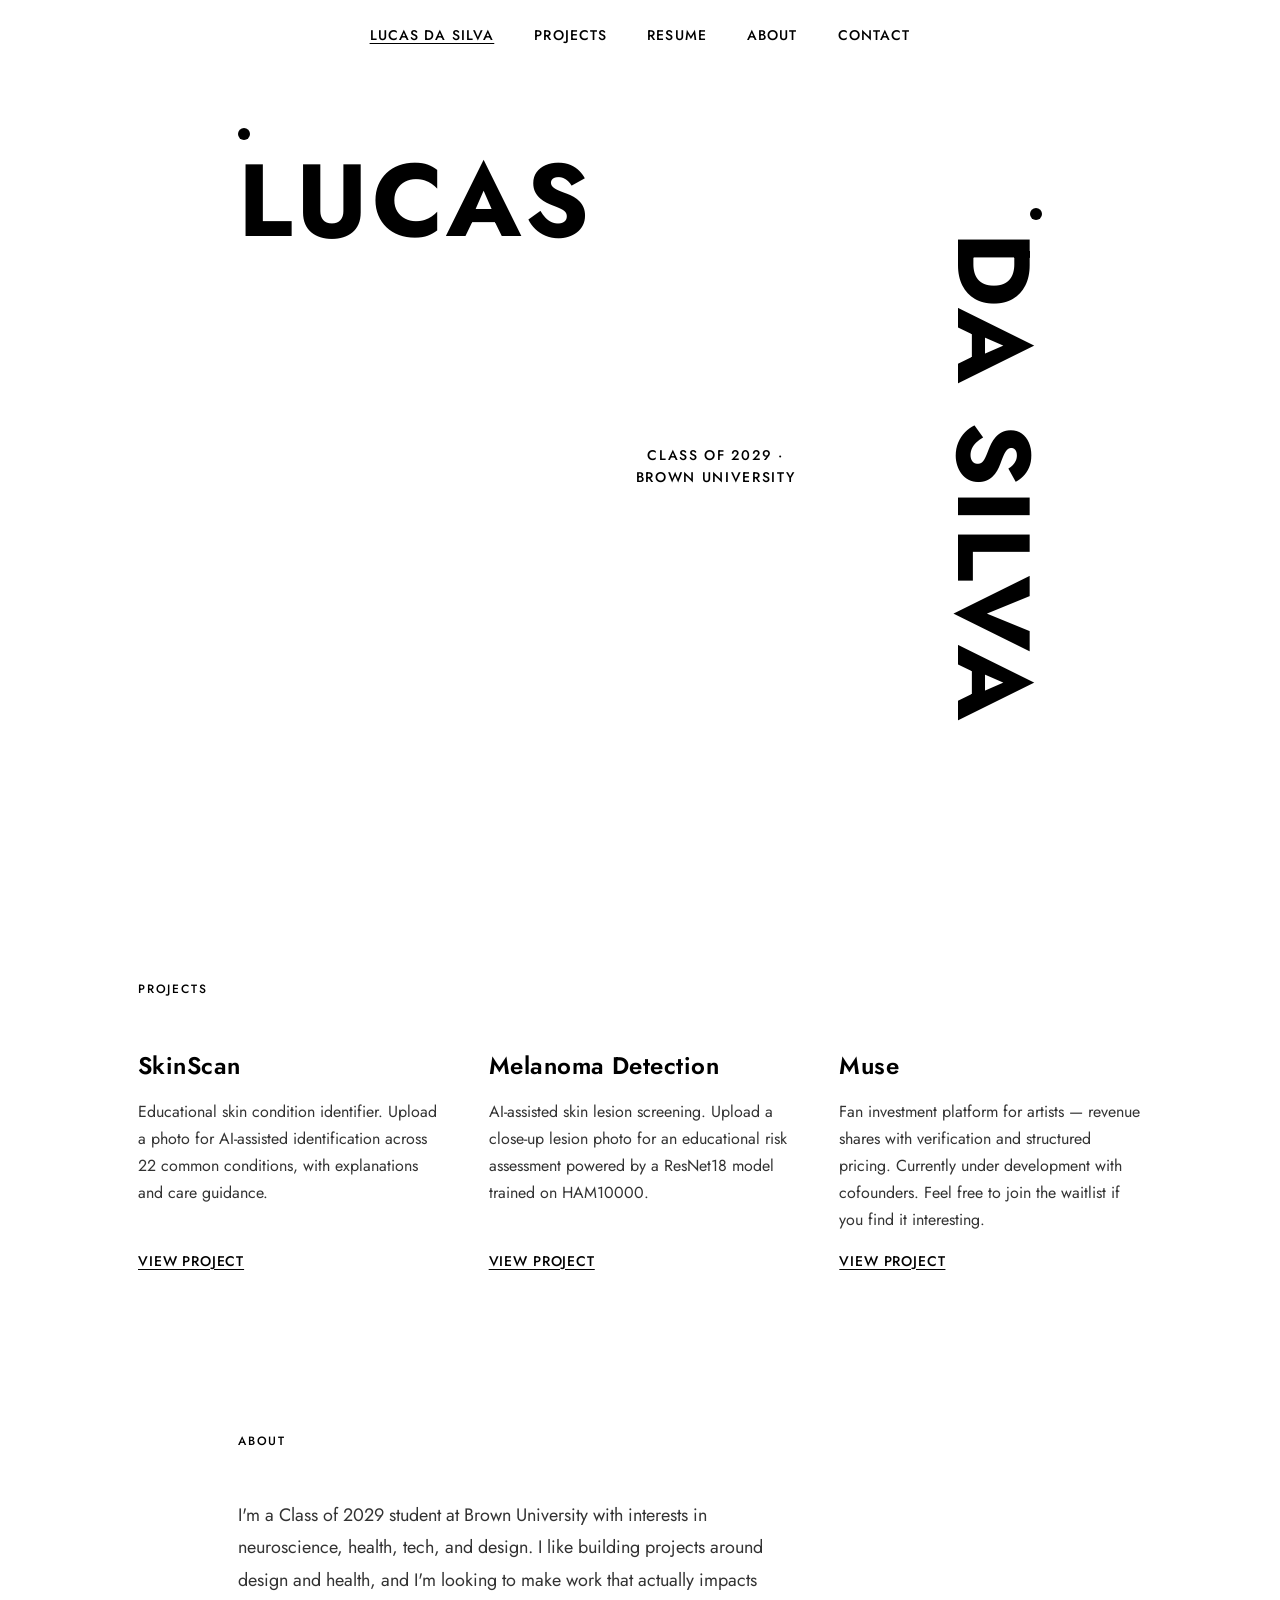
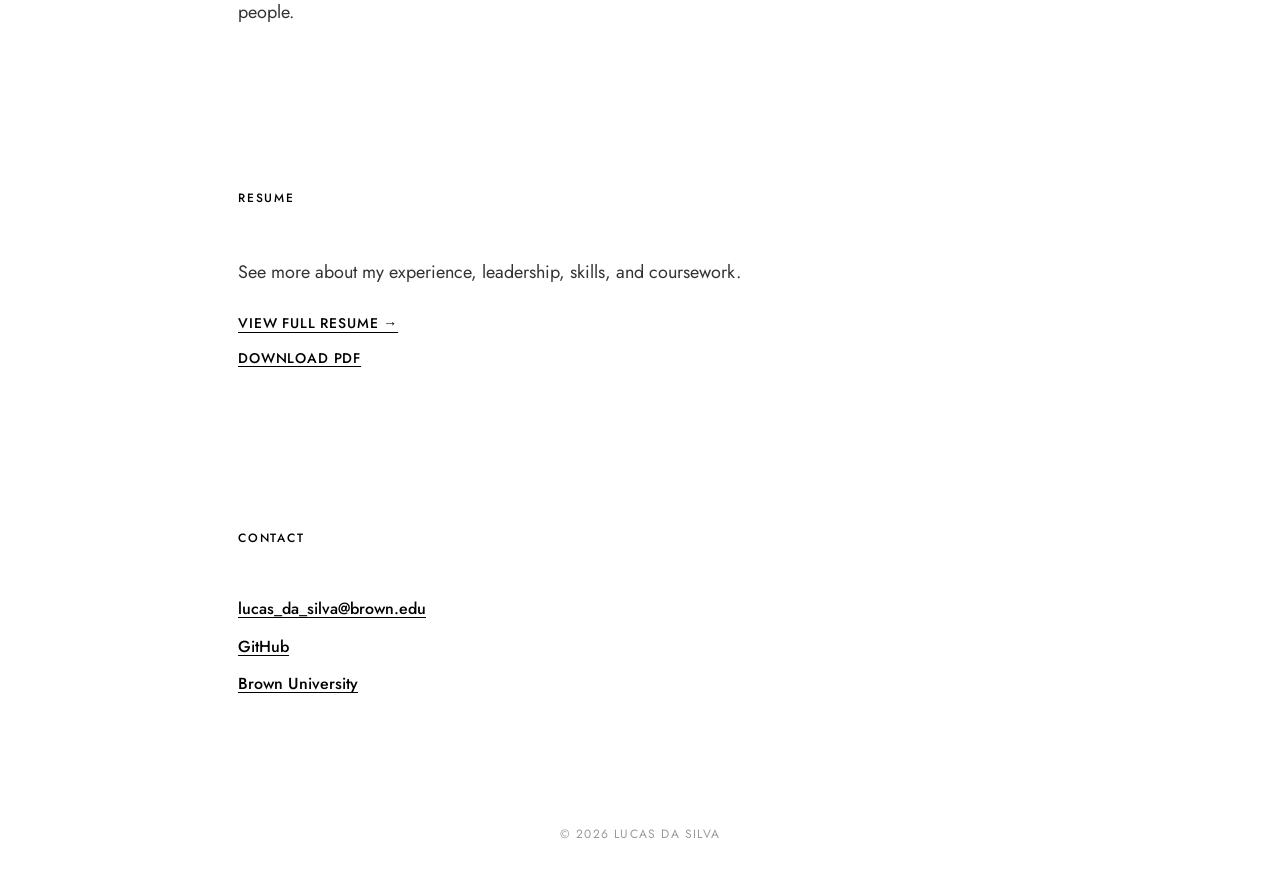
<file: index.html>
<!DOCTYPE html>
<html lang="en">
<head>
  <meta charset="UTF-8">
  <meta name="viewport" content="width=device-width, initial-scale=1.0">
  <title>Lucas da Silva</title>
  <link rel="preconnect" href="https://fonts.googleapis.com">
  <link rel="preconnect" href="https://fonts.gstatic.com" crossorigin>
  <link href="https://fonts.googleapis.com/css2?family=Jost:wght@400;500;600;700&display=swap" rel="stylesheet">
  <link rel="stylesheet" href="css/style.css">
</head>
<body>
  <header class="site-header">
    <nav class="nav">
      <a href="index.html" class="nav-link nav-link--active">Lucas da Silva</a>
      <a href="#projects" class="nav-link">Projects</a>
      <a href="#resume" class="nav-link">Resume</a>
      <a href="#about" class="nav-link">About</a>
      <a href="#contact" class="nav-link">Contact</a>
    </nav>
  </header>

  <main>
    <section class="hero" aria-label="Introduction">
      <div class="hero-name hero-name--left">
        <span class="hero-dot" aria-hidden="true"></span>
        <h1 class="hero-text">Lucas</h1>
      </div>

      <div class="hero-center">
        <p class="hero-tagline">Class of 2029 · Brown University</p>
      </div>

      <div class="hero-name hero-name--right">
        <span class="hero-dot" aria-hidden="true"></span>
        <h1 class="hero-text hero-text--vertical">da Silva</h1>
      </div>
    </section>

    <section id="projects" class="projects">
      <h2 class="section-label">Projects</h2>

      <div class="projects-grid">
        <article class="project">
          <h3 class="project-title">SkinScan</h3>
          <p class="project-desc">
            Educational skin condition identifier. Upload a photo for AI-assisted
            identification across 22 common conditions, with explanations and care guidance.
          </p>
          <a href="https://lucasdasilva8.github.io/skin-condition-detector/" class="project-link" target="_blank" rel="noopener noreferrer">View project</a>
        </article>

        <article class="project">
          <h3 class="project-title">Melanoma Detection</h3>
          <p class="project-desc">
            AI-assisted skin lesion screening. Upload a close-up lesion photo for an
            educational risk assessment powered by a ResNet18 model trained on HAM10000.
          </p>
          <a href="https://lucasdasilva8.github.io/melanoma-detector/" class="project-link" target="_blank" rel="noopener noreferrer">View project</a>
        </article>

        <article class="project">
          <h3 class="project-title">Muse</h3>
          <p class="project-desc">
            Fan investment platform for artists — revenue shares with verification and
            structured pricing. Currently under development with cofounders.
            Feel free to join the waitlist if you find it interesting.
          </p>
          <a href="https://lucasdasilva8.github.io/Muse/" class="project-link" target="_blank" rel="noopener noreferrer">View project</a>
        </article>
      </div>
    </section>

    <section id="about" class="about">
      <h2 class="section-label">About</h2>
      <p class="about-text">
        I'm a Class of 2029 student at Brown University with interests in neuroscience,
        health, tech, and design. I like building projects around design and health,
        and I'm looking to make work that actually impacts people.
      </p>
    </section>

    <section id="resume" class="resume-teaser">
      <h2 class="section-label">Resume</h2>
      <p class="about-text">
        See more about my experience, leadership, skills, and coursework.
      </p>
      <p class="resume-teaser-links">
        <a class="resume-cta" href="resume.html">View full resume →</a>
      </p>
      <p class="resume-teaser-links resume-teaser-links--secondary">
        <a href="assets/Lucas-Da-Silva-Resume.pdf" download>Download PDF</a>
      </p>
    </section>

    <section id="contact" class="contact">
      <h2 class="section-label">Contact</h2>
      <ul class="contact-list">
        <li><a href="mailto:lucas_da_silva@brown.edu">lucas_da_silva@brown.edu</a></li>
        <li><a href="https://github.com/lucasdasilva8" target="_blank" rel="noopener noreferrer">GitHub</a></li>
        <li><a href="https://www.brown.edu/" target="_blank" rel="noopener noreferrer">Brown University</a></li>
      </ul>
    </section>
  </main>

  <footer class="site-footer">
    <p>&copy; 2026 Lucas da Silva</p>
  </footer>
</body>
</html>
</file>
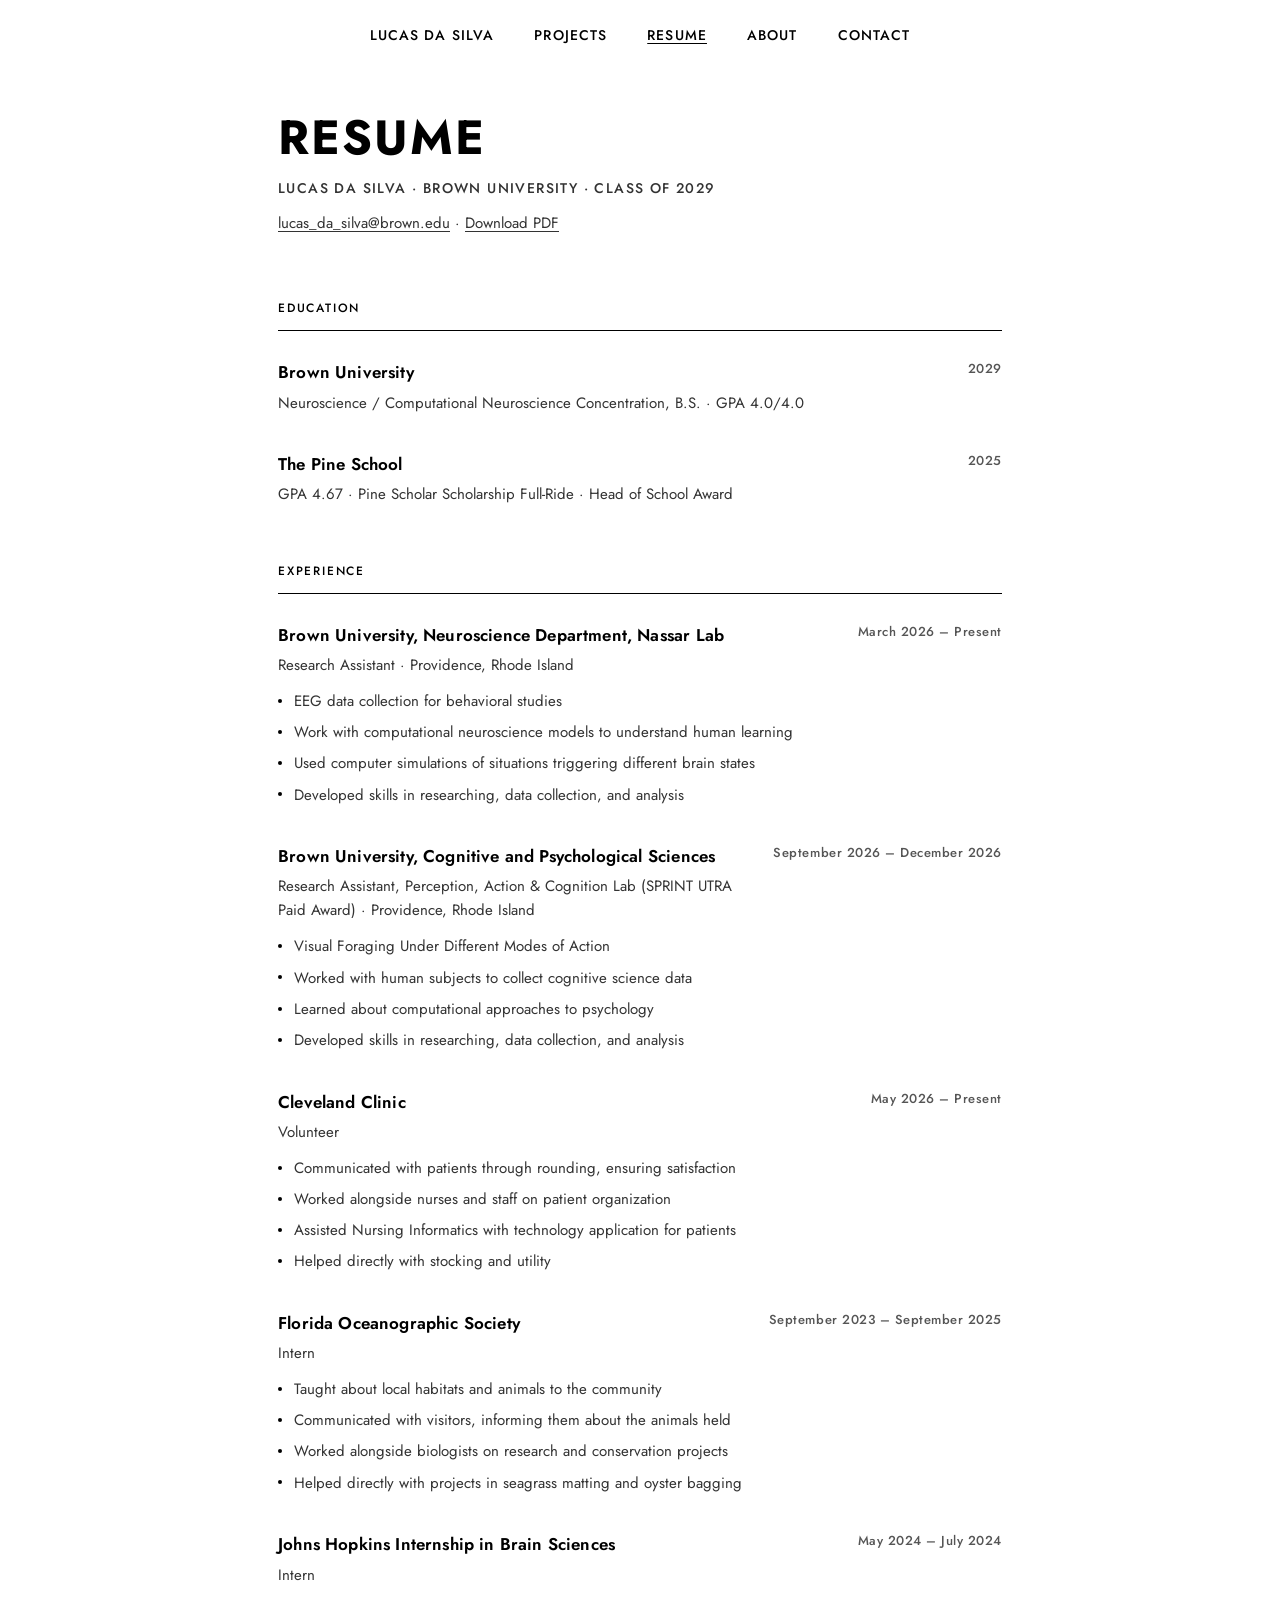
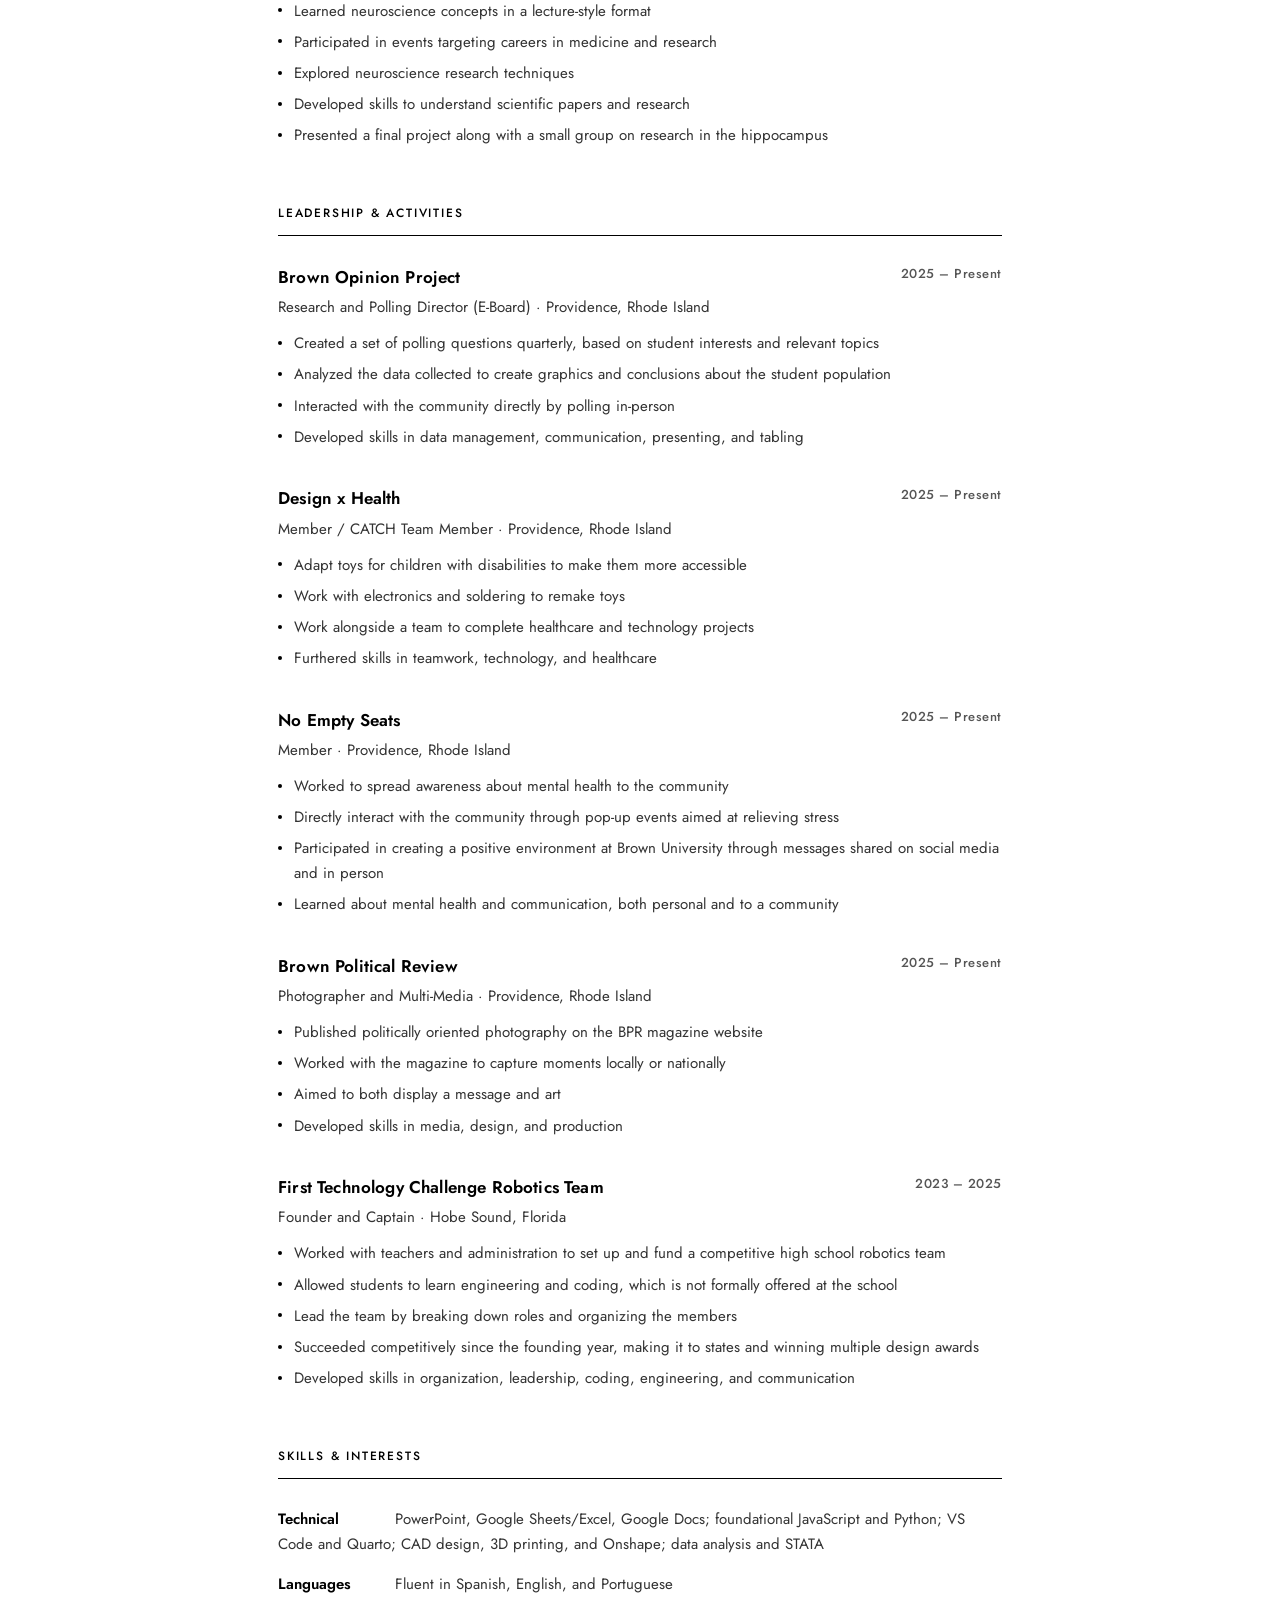
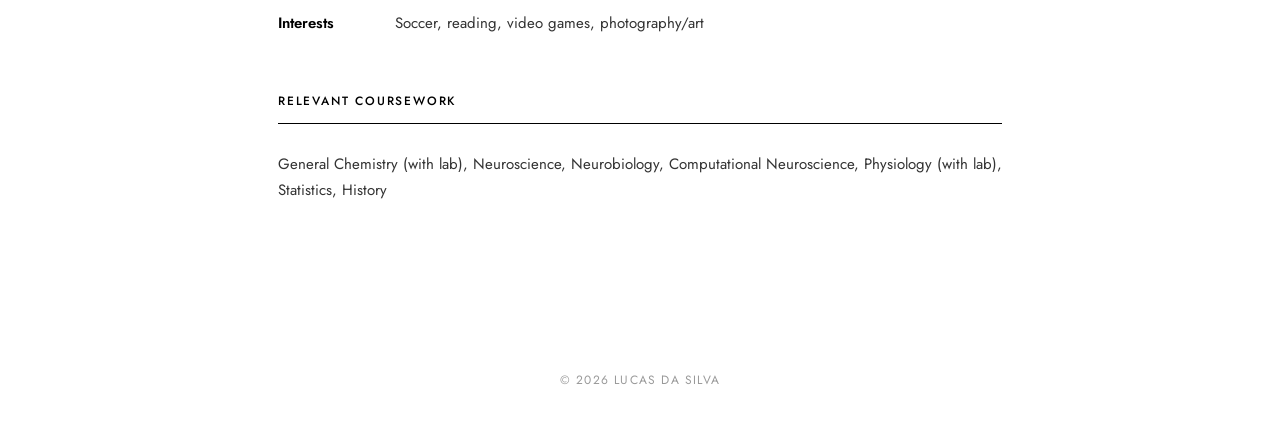
<file: cv.html>
<!DOCTYPE html>
<html lang="en">
<head>
  <meta charset="UTF-8">
  <meta http-equiv="refresh" content="0; url=resume.html">
  <link rel="canonical" href="resume.html">
  <title>Redirecting…</title>
  <script>window.location.replace("resume.html");</script>
</head>
<body>
  <p><a href="resume.html">Continue to resume</a></p>
</body>
</html>
</file>
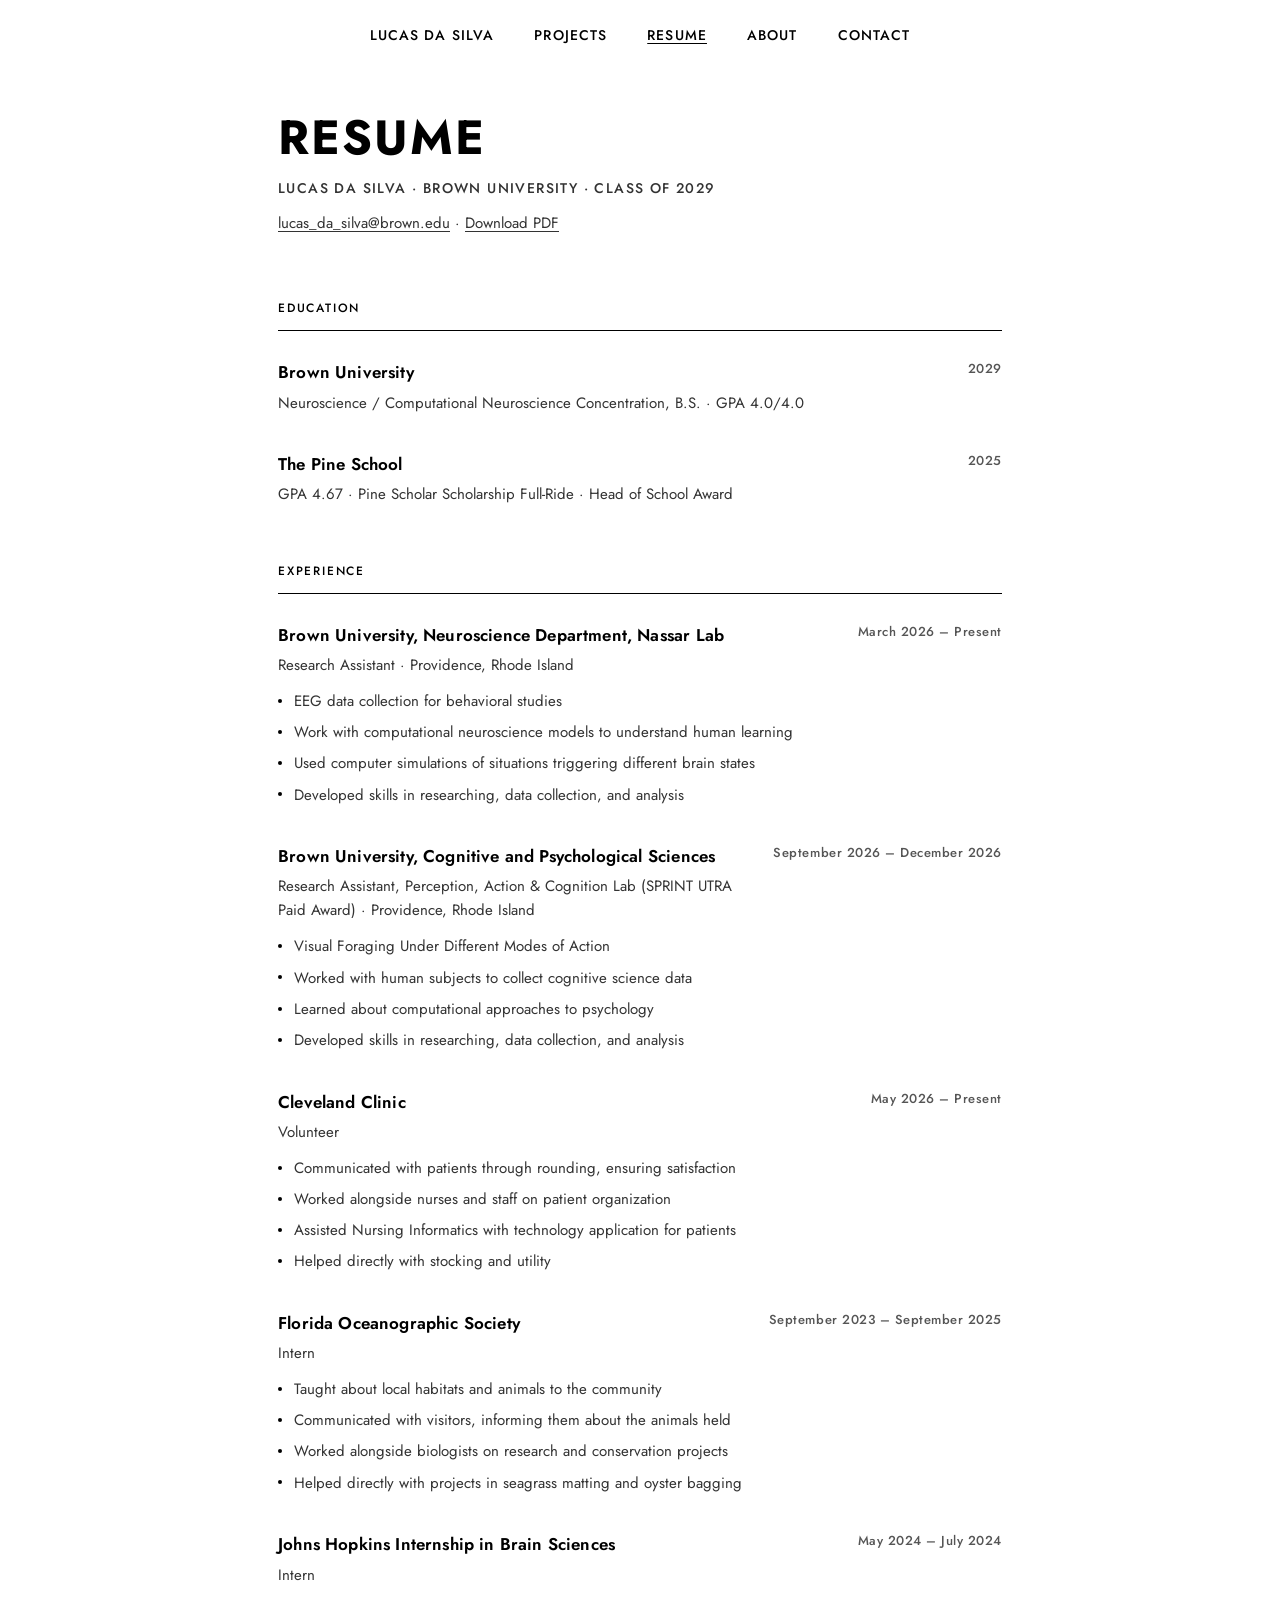
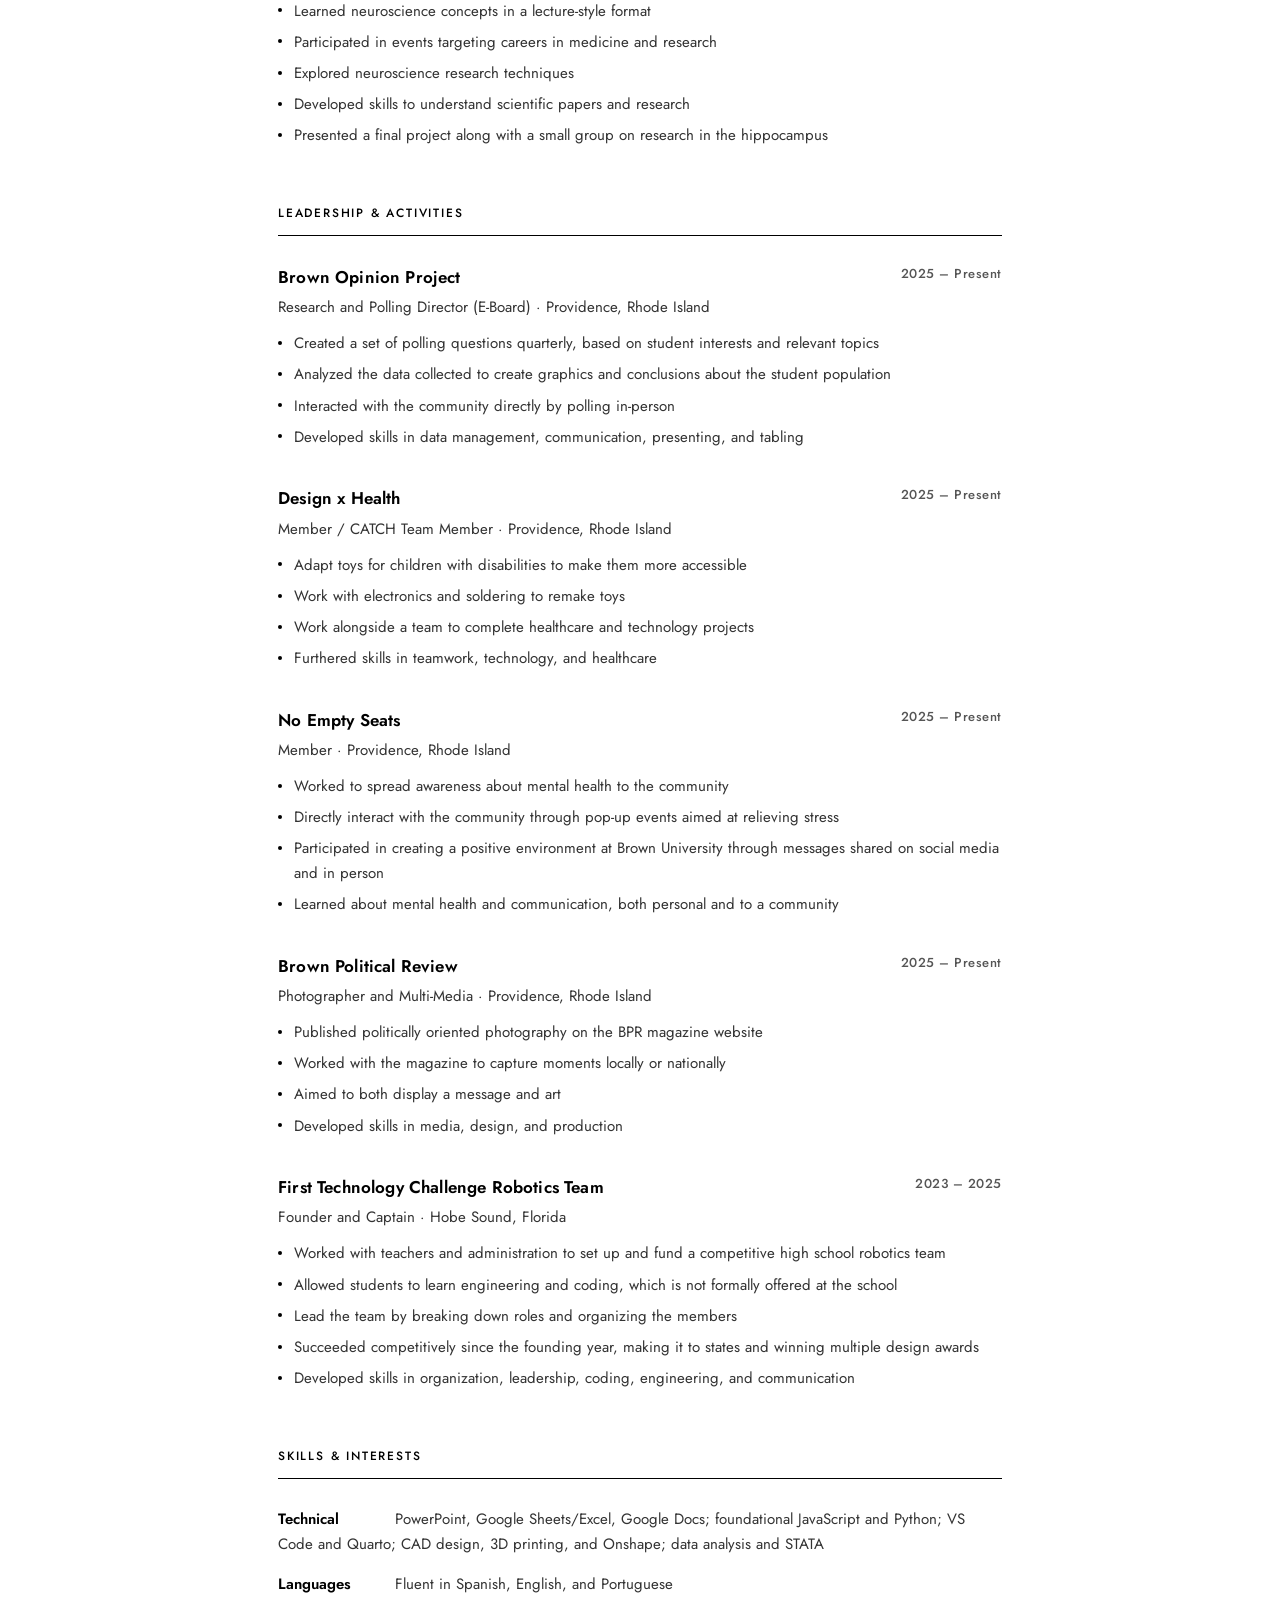
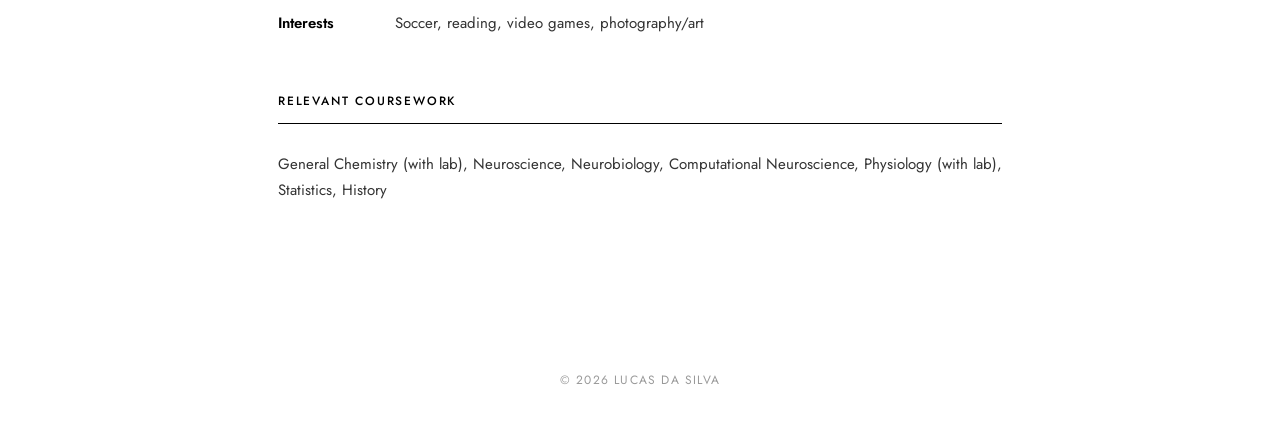
<file: resume.html>
<!DOCTYPE html>
<html lang="en">
<head>
  <meta charset="UTF-8">
  <meta name="viewport" content="width=device-width, initial-scale=1.0">
  <title>Resume — Lucas da Silva</title>
  <link rel="preconnect" href="https://fonts.googleapis.com">
  <link rel="preconnect" href="https://fonts.gstatic.com" crossorigin>
  <link href="https://fonts.googleapis.com/css2?family=Jost:wght@400;500;600;700&display=swap" rel="stylesheet">
  <link rel="stylesheet" href="css/style.css">
</head>
<body>
  <header class="site-header">
    <nav class="nav">
      <a href="index.html" class="nav-link">Lucas da Silva</a>
      <a href="index.html#projects" class="nav-link">Projects</a>
      <a href="resume.html" class="nav-link nav-link--active">Resume</a>
      <a href="index.html#about" class="nav-link">About</a>
      <a href="index.html#contact" class="nav-link">Contact</a>
    </nav>
  </header>

  <main class="cv-page">
    <header class="cv-header">
      <h1 class="cv-title">Resume</h1>
      <p class="cv-subtitle">Lucas da Silva · Brown University · Class of 2029</p>
      <p class="cv-contact">
        <a href="mailto:lucas_da_silva@brown.edu">lucas_da_silva@brown.edu</a>
        ·
        <a href="assets/Lucas-Da-Silva-Resume.pdf" download>Download PDF</a>
      </p>
    </header>

    <section class="cv-section" aria-labelledby="education">
      <h2 id="education" class="section-label">Education</h2>

      <article class="cv-entry">
        <div class="cv-entry-head">
          <div>
            <h3 class="cv-org">Brown University</h3>
            <p class="cv-role">Neuroscience / Computational Neuroscience Concentration, B.S. · GPA 4.0/4.0</p>
          </div>
          <p class="cv-meta">2029</p>
        </div>
      </article>

      <article class="cv-entry">
        <div class="cv-entry-head">
          <div>
            <h3 class="cv-org">The Pine School</h3>
            <p class="cv-role">GPA 4.67 · Pine Scholar Scholarship Full-Ride · Head of School Award</p>
          </div>
          <p class="cv-meta">2025</p>
        </div>
      </article>
    </section>

    <section class="cv-section" aria-labelledby="experience">
      <h2 id="experience" class="section-label">Experience</h2>

      <article class="cv-entry">
        <div class="cv-entry-head">
          <div>
            <h3 class="cv-org">Brown University, Neuroscience Department, Nassar Lab</h3>
            <p class="cv-role">Research Assistant · Providence, Rhode Island</p>
          </div>
          <p class="cv-meta">March 2026 – Present</p>
        </div>
        <ul class="cv-bullets">
          <li>EEG data collection for behavioral studies</li>
          <li>Work with computational neuroscience models to understand human learning</li>
          <li>Used computer simulations of situations triggering different brain states</li>
          <li>Developed skills in researching, data collection, and analysis</li>
        </ul>
      </article>

      <article class="cv-entry">
        <div class="cv-entry-head">
          <div>
            <h3 class="cv-org">Brown University, Cognitive and Psychological Sciences</h3>
            <p class="cv-role">Research Assistant, Perception, Action &amp; Cognition Lab (SPRINT UTRA Paid Award) · Providence, Rhode Island</p>
          </div>
          <p class="cv-meta">September 2026 – December 2026</p>
        </div>
        <ul class="cv-bullets">
          <li>Visual Foraging Under Different Modes of Action</li>
          <li>Worked with human subjects to collect cognitive science data</li>
          <li>Learned about computational approaches to psychology</li>
          <li>Developed skills in researching, data collection, and analysis</li>
        </ul>
      </article>

      <article class="cv-entry">
        <div class="cv-entry-head">
          <div>
            <h3 class="cv-org">Cleveland Clinic</h3>
            <p class="cv-role">Volunteer</p>
          </div>
          <p class="cv-meta">May 2026 – Present</p>
        </div>
        <ul class="cv-bullets">
          <li>Communicated with patients through rounding, ensuring satisfaction</li>
          <li>Worked alongside nurses and staff on patient organization</li>
          <li>Assisted Nursing Informatics with technology application for patients</li>
          <li>Helped directly with stocking and utility</li>
        </ul>
      </article>

      <article class="cv-entry">
        <div class="cv-entry-head">
          <div>
            <h3 class="cv-org">Florida Oceanographic Society</h3>
            <p class="cv-role">Intern</p>
          </div>
          <p class="cv-meta">September 2023 – September 2025</p>
        </div>
        <ul class="cv-bullets">
          <li>Taught about local habitats and animals to the community</li>
          <li>Communicated with visitors, informing them about the animals held</li>
          <li>Worked alongside biologists on research and conservation projects</li>
          <li>Helped directly with projects in seagrass matting and oyster bagging</li>
        </ul>
      </article>

      <article class="cv-entry">
        <div class="cv-entry-head">
          <div>
            <h3 class="cv-org">Johns Hopkins Internship in Brain Sciences</h3>
            <p class="cv-role">Intern</p>
          </div>
          <p class="cv-meta">May 2024 – July 2024</p>
        </div>
        <ul class="cv-bullets">
          <li>Learned neuroscience concepts in a lecture-style format</li>
          <li>Participated in events targeting careers in medicine and research</li>
          <li>Explored neuroscience research techniques</li>
          <li>Developed skills to understand scientific papers and research</li>
          <li>Presented a final project along with a small group on research in the hippocampus</li>
        </ul>
      </article>
    </section>

    <section class="cv-section" aria-labelledby="leadership">
      <h2 id="leadership" class="section-label">Leadership &amp; Activities</h2>

      <article class="cv-entry">
        <div class="cv-entry-head">
          <div>
            <h3 class="cv-org">Brown Opinion Project</h3>
            <p class="cv-role">Research and Polling Director (E-Board) · Providence, Rhode Island</p>
          </div>
          <p class="cv-meta">2025 – Present</p>
        </div>
        <ul class="cv-bullets">
          <li>Created a set of polling questions quarterly, based on student interests and relevant topics</li>
          <li>Analyzed the data collected to create graphics and conclusions about the student population</li>
          <li>Interacted with the community directly by polling in-person</li>
          <li>Developed skills in data management, communication, presenting, and tabling</li>
        </ul>
      </article>

      <article class="cv-entry">
        <div class="cv-entry-head">
          <div>
            <h3 class="cv-org">Design x Health</h3>
            <p class="cv-role">Member / CATCH Team Member · Providence, Rhode Island</p>
          </div>
          <p class="cv-meta">2025 – Present</p>
        </div>
        <ul class="cv-bullets">
          <li>Adapt toys for children with disabilities to make them more accessible</li>
          <li>Work with electronics and soldering to remake toys</li>
          <li>Work alongside a team to complete healthcare and technology projects</li>
          <li>Furthered skills in teamwork, technology, and healthcare</li>
        </ul>
      </article>

      <article class="cv-entry">
        <div class="cv-entry-head">
          <div>
            <h3 class="cv-org">No Empty Seats</h3>
            <p class="cv-role">Member · Providence, Rhode Island</p>
          </div>
          <p class="cv-meta">2025 – Present</p>
        </div>
        <ul class="cv-bullets">
          <li>Worked to spread awareness about mental health to the community</li>
          <li>Directly interact with the community through pop-up events aimed at relieving stress</li>
          <li>Participated in creating a positive environment at Brown University through messages shared on social media and in person</li>
          <li>Learned about mental health and communication, both personal and to a community</li>
        </ul>
      </article>

      <article class="cv-entry">
        <div class="cv-entry-head">
          <div>
            <h3 class="cv-org">Brown Political Review</h3>
            <p class="cv-role">Photographer and Multi-Media · Providence, Rhode Island</p>
          </div>
          <p class="cv-meta">2025 – Present</p>
        </div>
        <ul class="cv-bullets">
          <li>Published politically oriented photography on the BPR magazine website</li>
          <li>Worked with the magazine to capture moments locally or nationally</li>
          <li>Aimed to both display a message and art</li>
          <li>Developed skills in media, design, and production</li>
        </ul>
      </article>

      <article class="cv-entry">
        <div class="cv-entry-head">
          <div>
            <h3 class="cv-org">First Technology Challenge Robotics Team</h3>
            <p class="cv-role">Founder and Captain · Hobe Sound, Florida</p>
          </div>
          <p class="cv-meta">2023 – 2025</p>
        </div>
        <ul class="cv-bullets">
          <li>Worked with teachers and administration to set up and fund a competitive high school robotics team</li>
          <li>Allowed students to learn engineering and coding, which is not formally offered at the school</li>
          <li>Lead the team by breaking down roles and organizing the members</li>
          <li>Succeeded competitively since the founding year, making it to states and winning multiple design awards</li>
          <li>Developed skills in organization, leadership, coding, engineering, and communication</li>
        </ul>
      </article>
    </section>

    <section class="cv-section" aria-labelledby="skills">
      <h2 id="skills" class="section-label">Skills &amp; Interests</h2>

      <div class="cv-skills">
        <p><span class="cv-skill-label">Technical</span> PowerPoint, Google Sheets/Excel, Google Docs; foundational JavaScript and Python; VS Code and Quarto; CAD design, 3D printing, and Onshape; data analysis and STATA</p>
        <p><span class="cv-skill-label">Languages</span> Fluent in Spanish, English, and Portuguese</p>
        <p><span class="cv-skill-label">Interests</span> Soccer, reading, video games, photography/art</p>
      </div>
    </section>

    <section class="cv-section" aria-labelledby="coursework">
      <h2 id="coursework" class="section-label">Relevant Coursework</h2>
      <p class="cv-coursework">
        General Chemistry (with lab), Neuroscience, Neurobiology, Computational Neuroscience,
        Physiology (with lab), Statistics, History
      </p>
    </section>
  </main>

  <footer class="site-footer">
    <p>&copy; 2026 Lucas da Silva</p>
  </footer>
</body>
</html>
</file>
<file: css/style.css>
*,
*::before,
*::after {
  box-sizing: border-box;
  margin: 0;
  padding: 0;
}

html {
  scroll-behavior: smooth;
  scroll-padding-top: 5rem;
}

body {
  font-family: "Jost", sans-serif;
  font-weight: 400;
  font-size: 16px;
  line-height: 1.6;
  color: #000;
  background: #fff;
  min-height: 100vh;
}

a {
  color: inherit;
  text-decoration: underline;
  text-underline-offset: 3px;
  transition: opacity 0.2s ease;
}

a:hover {
  opacity: 0.6;
}

/* ── Header / Nav ── */

.site-header {
  position: fixed;
  top: 0;
  left: 0;
  right: 0;
  z-index: 100;
  background: #fff;
  padding: 1.5rem 2rem;
}

.nav {
  display: flex;
  justify-content: center;
  align-items: center;
  gap: 2.5rem;
  flex-wrap: wrap;
}

.nav-link {
  font-size: 0.875rem;
  font-weight: 500;
  letter-spacing: 0.08em;
  text-transform: uppercase;
  text-decoration: none;
}

.nav-link--active {
  text-decoration: underline;
}

/* ── Hero ── */

.hero {
  display: grid;
  grid-template-columns: 1fr auto 1fr;
  grid-template-rows: 1fr;
  align-items: center;
  min-height: 100vh;
  padding: 6rem 3rem 4rem;
  position: relative;
}

.hero-name {
  position: relative;
}

.hero-name--left {
  align-self: start;
  justify-self: start;
  padding-top: 2rem;
}

.hero-name--right {
  align-self: center;
  justify-self: end;
}

.hero-dot {
  display: block;
  width: 12px;
  height: 12px;
  background: #000;
  border-radius: 50%;
  margin-bottom: 0.75rem;
}

.hero-name--right .hero-dot {
  margin-left: auto;
  margin-right: 0;
}

.hero-text {
  font-size: clamp(3rem, 8vw, 7rem);
  font-weight: 700;
  letter-spacing: 0.04em;
  text-transform: uppercase;
  line-height: 0.95;
}

.hero-text--vertical {
  writing-mode: vertical-lr;
  text-orientation: mixed;
}

.hero-center {
  display: flex;
  align-items: center;
  justify-content: center;
  padding: 2rem;
}

.hero-tagline {
  font-size: 0.875rem;
  font-weight: 500;
  letter-spacing: 0.12em;
  text-transform: uppercase;
  text-align: center;
  max-width: 20ch;
}

/* ── Sections ── */

section {
  padding: 5rem 3rem;
  max-width: 900px;
  margin: 0 auto;
}

.section-label {
  font-size: 0.75rem;
  font-weight: 500;
  letter-spacing: 0.15em;
  text-transform: uppercase;
  margin-bottom: 3rem;
}

/* ── Projects ── */

.projects {
  max-width: 1100px;
}

.projects-grid {
  display: grid;
  grid-template-columns: repeat(3, 1fr);
  gap: 3rem;
}

.project {
  display: flex;
  flex-direction: column;
}

.project-title {
  font-size: 1.5rem;
  font-weight: 600;
  letter-spacing: 0.02em;
  margin-bottom: 0.75rem;
}

.project-desc {
  font-size: 1rem;
  font-weight: 400;
  line-height: 1.7;
  margin-bottom: 1rem;
  color: #333;
  flex: 1;
}

.project-link {
  font-size: 0.875rem;
  font-weight: 500;
  letter-spacing: 0.06em;
  text-transform: uppercase;
}

/* ── About ── */

.about-text {
  font-size: 1.125rem;
  line-height: 1.8;
  max-width: 50ch;
  color: #333;
}

.resume-teaser-links {
  margin-top: 1.5rem;
  font-size: 0.875rem;
  font-weight: 500;
  letter-spacing: 0.06em;
  text-transform: uppercase;
}

.resume-teaser-links--secondary {
  margin-top: 0.75rem;
}

.resume-cta {
  text-decoration: underline;
  text-underline-offset: 4px;
}

/* ── Contact ── */

.contact-list {
  list-style: none;
  display: flex;
  flex-direction: column;
  gap: 0.75rem;
}

.contact-list a {
  font-size: 1rem;
  font-weight: 500;
}

/* ── CV page ── */

.cv-page {
  max-width: 820px;
  margin: 0 auto;
  padding: 7rem 3rem 4rem;
}

.cv-header {
  margin-bottom: 4rem;
}

.cv-title {
  font-size: clamp(2rem, 5vw, 3rem);
  font-weight: 700;
  letter-spacing: 0.04em;
  text-transform: uppercase;
  line-height: 1.1;
  margin-bottom: 0.75rem;
}

.cv-subtitle {
  font-size: 0.875rem;
  font-weight: 500;
  letter-spacing: 0.1em;
  text-transform: uppercase;
  margin-bottom: 0.75rem;
  color: #333;
}

.cv-contact {
  font-size: 0.9375rem;
  color: #333;
}

.cv-section {
  padding: 0;
  max-width: none;
  margin: 0 0 3.5rem;
}

.cv-section .section-label {
  margin-bottom: 1.75rem;
  padding-bottom: 0.75rem;
  border-bottom: 1px solid #000;
}

.cv-entry {
  margin-bottom: 2.25rem;
}

.cv-entry:last-child {
  margin-bottom: 0;
}

.cv-entry-head {
  display: flex;
  justify-content: space-between;
  align-items: flex-start;
  gap: 1.5rem;
  margin-bottom: 0.75rem;
}

.cv-org {
  font-size: 1.0625rem;
  font-weight: 600;
  letter-spacing: 0.01em;
  margin-bottom: 0.25rem;
}

.cv-role {
  font-size: 0.9375rem;
  color: #333;
}

.cv-meta {
  flex-shrink: 0;
  font-size: 0.8125rem;
  font-weight: 500;
  letter-spacing: 0.04em;
  text-align: right;
  white-space: nowrap;
  color: #555;
}

.cv-bullets {
  list-style: none;
  padding: 0;
}

.cv-bullets li {
  position: relative;
  padding-left: 1rem;
  margin-bottom: 0.4rem;
  font-size: 0.9375rem;
  line-height: 1.65;
  color: #333;
}

.cv-bullets li::before {
  content: "";
  position: absolute;
  left: 0;
  top: 0.65em;
  width: 4px;
  height: 4px;
  background: #000;
  border-radius: 50%;
}

.cv-skills p {
  font-size: 0.9375rem;
  line-height: 1.7;
  color: #333;
  margin-bottom: 0.85rem;
}

.cv-skills p:last-child {
  margin-bottom: 0;
}

.cv-skill-label {
  display: inline-block;
  min-width: 6.5rem;
  font-weight: 600;
  color: #000;
  margin-right: 0.5rem;
}

.cv-coursework {
  font-size: 0.9375rem;
  line-height: 1.7;
  color: #333;
}

/* ── Footer ── */

.site-footer {
  padding: 3rem;
  text-align: center;
}

.site-footer p {
  font-size: 0.75rem;
  letter-spacing: 0.1em;
  text-transform: uppercase;
  color: #999;
}

/* ── Responsive ── */

@media (max-width: 1024px) {
  .projects-grid {
    grid-template-columns: repeat(2, 1fr);
  }
}

@media (max-width: 768px) {
  .site-header {
    padding: 1rem 1.5rem;
  }

  .nav {
    gap: 1.25rem;
  }

  .nav-link {
    font-size: 0.75rem;
  }

  .hero {
    grid-template-columns: 1fr;
    grid-template-rows: auto auto auto;
    gap: 2rem;
    padding: 5rem 1.5rem 3rem;
    min-height: auto;
  }

  .hero-name--left,
  .hero-name--right {
    justify-self: start;
    align-self: start;
    padding-top: 0;
  }

  .hero-text--vertical {
    writing-mode: horizontal-tb;
    text-orientation: mixed;
  }

  .hero-name--right .hero-dot {
    margin-left: 0;
  }

  .hero-center {
    order: 3;
    justify-content: flex-start;
    padding: 0;
  }

  .hero-tagline {
    text-align: left;
  }

  section {
    padding: 3rem 1.5rem;
  }

  .projects-grid {
    grid-template-columns: 1fr;
    gap: 3rem;
  }

  .cv-page {
    padding: 5rem 1.5rem 3rem;
  }

  .cv-entry-head {
    flex-direction: column;
    gap: 0.35rem;
  }

  .cv-meta {
    text-align: left;
    white-space: normal;
  }
}

@media (max-width: 480px) {
  .hero-text {
    font-size: 2.5rem;
  }

  .nav {
    gap: 1rem;
  }
}
</file>
